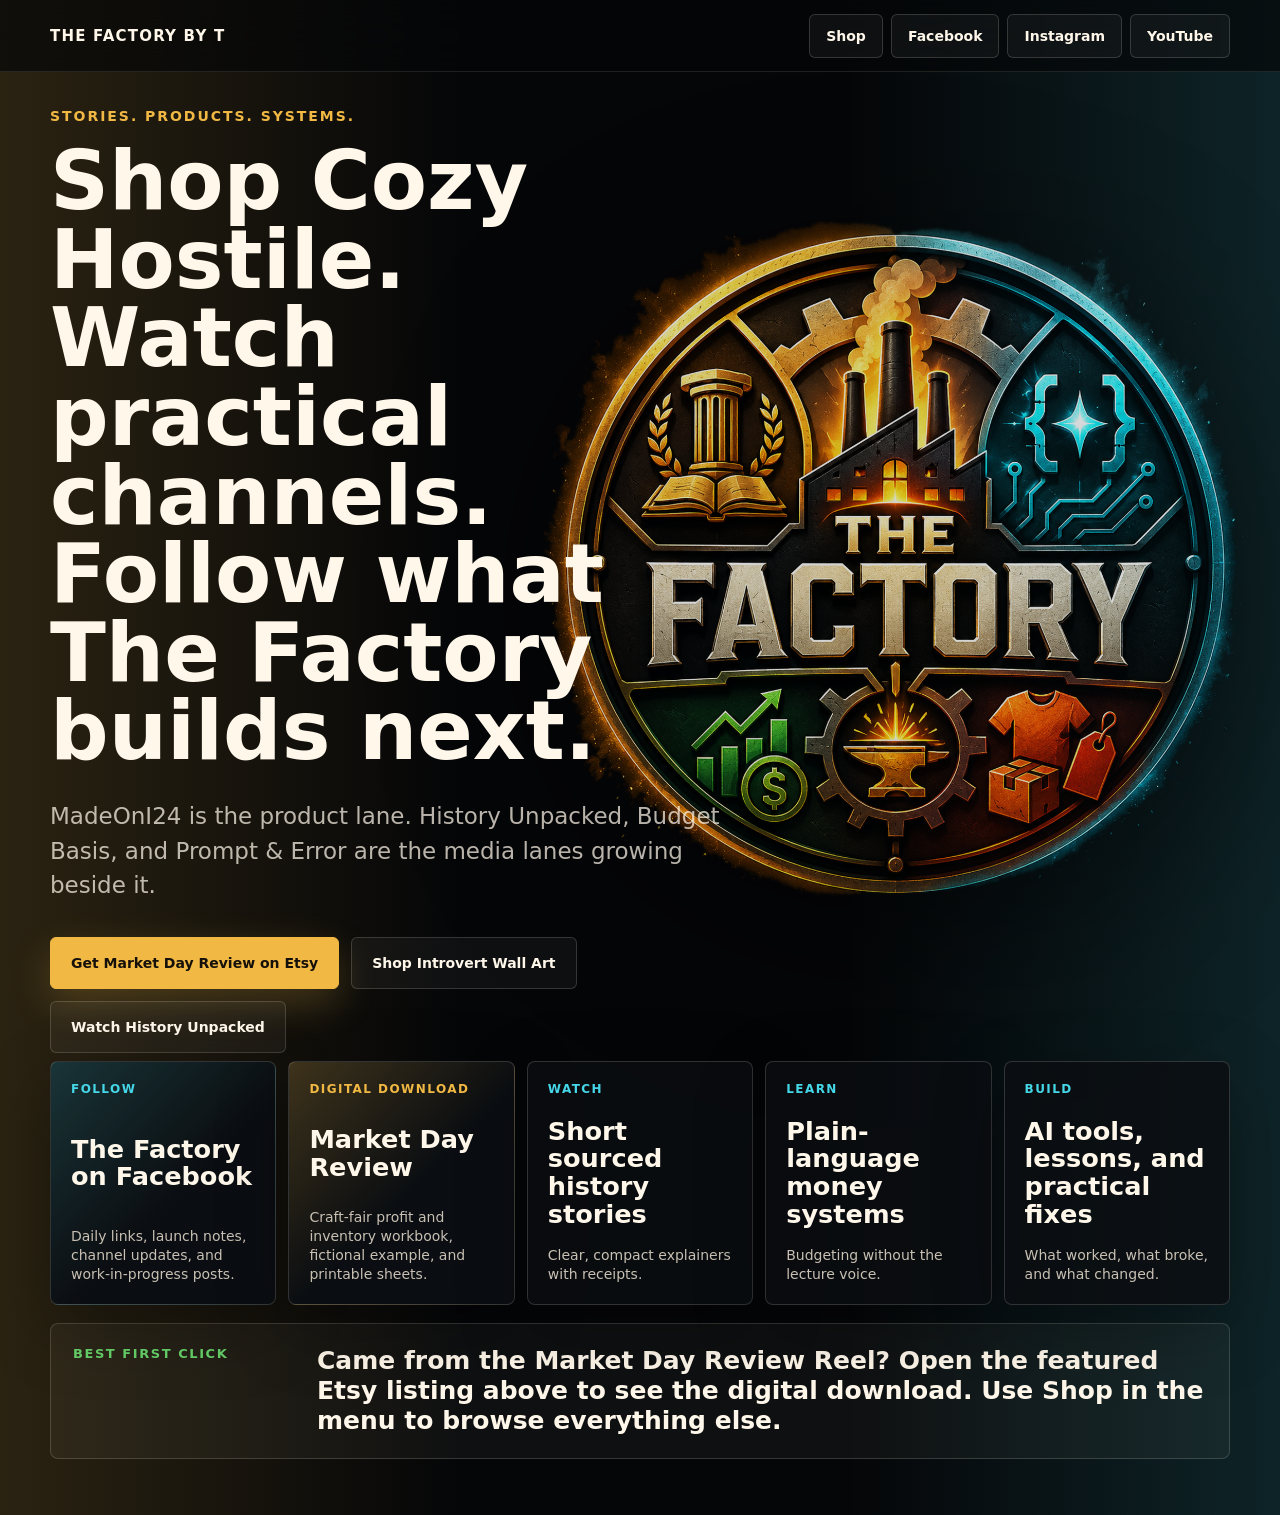
<file: index.html>
<!doctype html>
<html lang="en">
  <head>
    <meta charset="utf-8">
    <meta name="viewport" content="width=device-width, initial-scale=1">
    <meta name="description" content="The Factory by T is a creative commerce and media studio building original products, stories, and practical content brands.">
    <meta name="p:domain_verify" content="b34958ebe663f56168c5a13bfd62f837">
    <meta property="og:title" content="The Factory by T">
    <meta property="og:description" content="Original products, stories, and practical media from The Factory by T.">
    <meta property="og:image" content="assets/the-factory-social-preview.jpg">
    <meta name="twitter:card" content="summary_large_image">
    <title>The Factory by T</title>
    <link rel="stylesheet" href="styles.css">
  </head>
  <body>
    <header class="topbar" aria-label="The Factory navigation">
      <a class="brand" href="https://htaed40.github.io/the-factory-by-t/">The Factory by T</a>
      <nav aria-label="Primary">
        <a href="https://www.etsy.com/shop/MadeOnI24" data-track data-campaign="cozy_hostile_launch">Shop</a>
        <a href="https://www.facebook.com/thefactorybyt" data-track data-campaign="facebook_follow">Facebook</a>
        <a href="https://www.instagram.com/thefactorybyt/">Instagram</a>
        <a href="https://www.youtube.com/@HistoryUnpacked26" data-track data-campaign="history_unpacked">YouTube</a>
      </nav>
    </header>

    <main>
      <section class="hero" aria-labelledby="page-title">
        <div class="hero-art" aria-hidden="true">
          <img src="assets/the-factory-badge-cutout.png" alt="">
        </div>
        <div class="hero-copy">
          <p class="eyebrow">Stories. Products. Systems.</p>
          <h1 id="page-title">Shop Cozy Hostile. Watch practical channels. Follow what The Factory builds next.</h1>
          <p class="summary">
            MadeOnI24 is the product lane. History Unpacked, Budget Basis, and
            Prompt &amp; Error are the media lanes growing beside it.
          </p>
          <div class="actions" aria-label="Primary links">
            <a class="primary" href="https://www.etsy.com/listing/4584700802/craft-fair-profit-and-inventory-tracker" data-track data-campaign="market_day_review_4584700802">Get Market Day Review on Etsy</a>
            <a href="https://www.etsy.com/listing/4524348484/introvert-wall-art-print-set-cozy" data-track data-campaign="introvert_wall_art_4524348484">Shop Introvert Wall Art</a>
            <a href="https://www.youtube.com/@HistoryUnpacked26" data-track data-campaign="history_unpacked">Watch History Unpacked</a>
          </div>
        </div>
      </section>

      <section class="lanes" aria-label="Factory lanes">
        <a class="lane social" href="https://www.facebook.com/thefactorybyt" data-track data-campaign="facebook_follow">
          <span>Follow</span>
          <strong>The Factory on Facebook</strong>
          <small>Daily links, launch notes, channel updates, and work-in-progress posts.</small>
        </a>
        <a class="lane feature" href="https://www.etsy.com/listing/4584700802/craft-fair-profit-and-inventory-tracker" data-track data-campaign="market_day_review_4584700802">
          <span>Digital download</span>
          <strong>Market Day Review</strong>
          <small>Craft-fair profit and inventory workbook, fictional example, and printable sheets.</small>
        </a>
        <a class="lane" href="https://www.youtube.com/@HistoryUnpacked26" data-track data-campaign="history_unpacked">
          <span>Watch</span>
          <strong>Short sourced history stories</strong>
          <small>Clear, compact explainers with receipts.</small>
        </a>
        <a class="lane" href="https://www.youtube.com/@BudgetBasis" data-track data-campaign="budget_basis">
          <span>Learn</span>
          <strong>Plain-language money systems</strong>
          <small>Budgeting without the lecture voice.</small>
        </a>
        <a class="lane" href="https://www.youtube.com/@PromptNError" data-track data-campaign="prompt_error">
          <span>Build</span>
          <strong>AI tools, lessons, and practical fixes</strong>
          <small>What worked, what broke, and what changed.</small>
        </a>
      </section>

      <section class="note" aria-label="Current focus">
        <p>Best first click</p>
        <strong>Came from the Market Day Review Reel? Open the featured Etsy listing above to see the digital download. Use Shop in the menu to browse everything else.</strong>
      </section>
    </main>
    <script>
      (() => {
        const incoming = new URLSearchParams(window.location.search);
        const source = incoming.get("utm_source") || "the_factory_landing";
        const medium = incoming.get("utm_medium") || "site";
        document.querySelectorAll("a[data-track]").forEach((link) => {
          const url = new URL(link.href);
          url.searchParams.set("utm_source", source);
          url.searchParams.set("utm_medium", medium);
          url.searchParams.set(
            "utm_campaign",
            link.dataset.campaign || incoming.get("utm_campaign") || "factory_launch"
          );
          link.href = url.toString();
        });
      })();
    </script>
  </body>
</html>
</file>
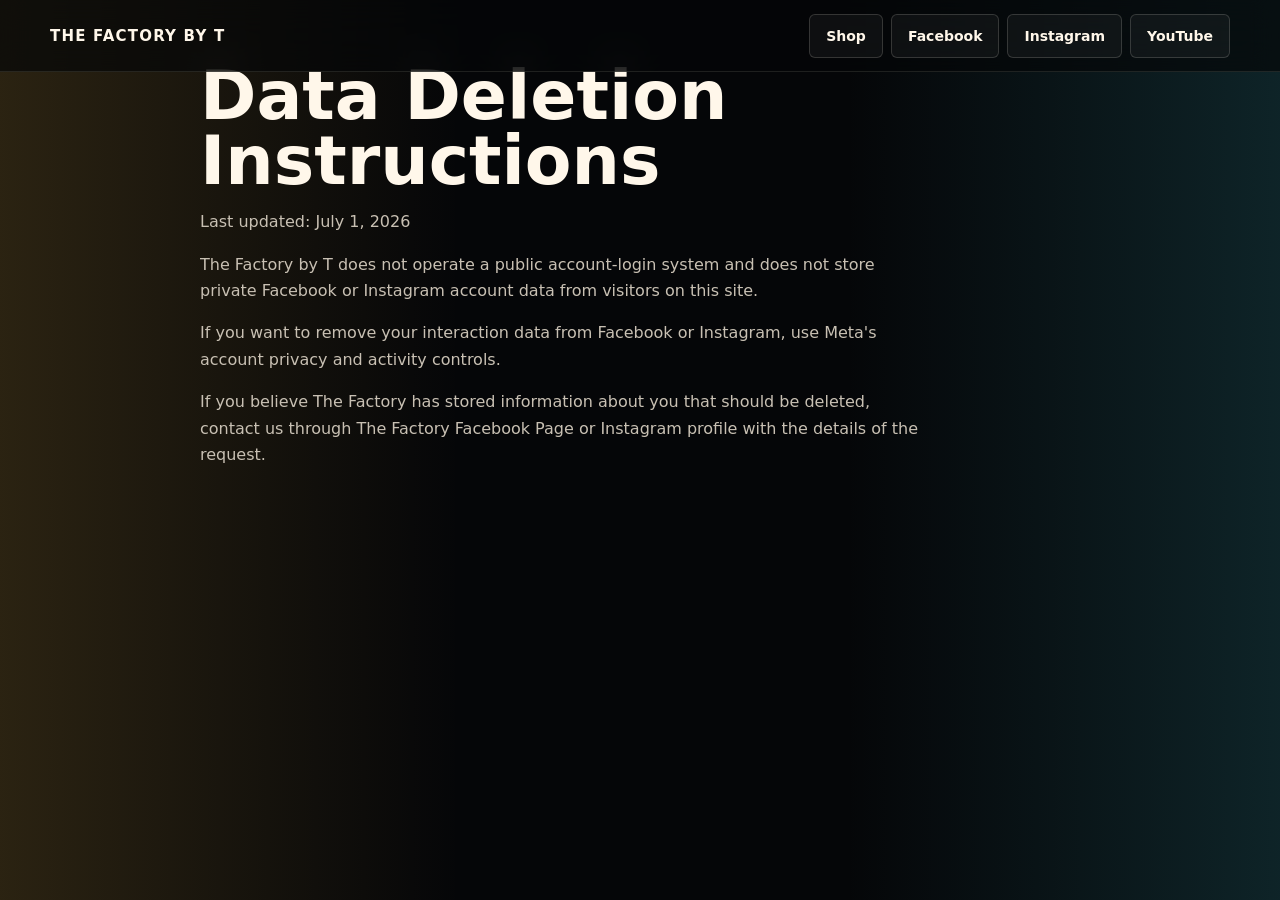
<file: data-deletion.html>
<!doctype html>
<html lang="en">
  <head>
    <meta charset="utf-8">
    <meta name="viewport" content="width=device-width, initial-scale=1">
    <meta name="description" content="Data deletion instructions for The Factory by T.">
    <title>Data Deletion | The Factory by T</title>
    <link rel="stylesheet" href="styles.css">
  </head>
  <body>
    <header class="topbar" aria-label="The Factory navigation">
      <a class="brand" href="https://htaed40.github.io/the-factory-by-t/">The Factory by T</a>
      <nav aria-label="Primary">
        <a href="https://www.etsy.com/shop/MadeOnI24">Shop</a>
        <a href="https://www.facebook.com/thefactorybyt">Facebook</a>
        <a href="https://www.instagram.com/thefactorybyt/">Instagram</a>
        <a href="https://www.youtube.com/@HistoryUnpacked26">YouTube</a>
      </nav>
    </header>
    <main class="policy-page">
      <h1>Data Deletion Instructions</h1>
      <p>Last updated: July 1, 2026</p>
      <p>The Factory by T does not operate a public account-login system and does not store private Facebook or Instagram account data from visitors on this site.</p>
      <p>If you want to remove your interaction data from Facebook or Instagram, use Meta's account privacy and activity controls.</p>
      <p>If you believe The Factory has stored information about you that should be deleted, contact us through The Factory Facebook Page or Instagram profile with the details of the request.</p>
    </main>
  </body>
</html>
</file>
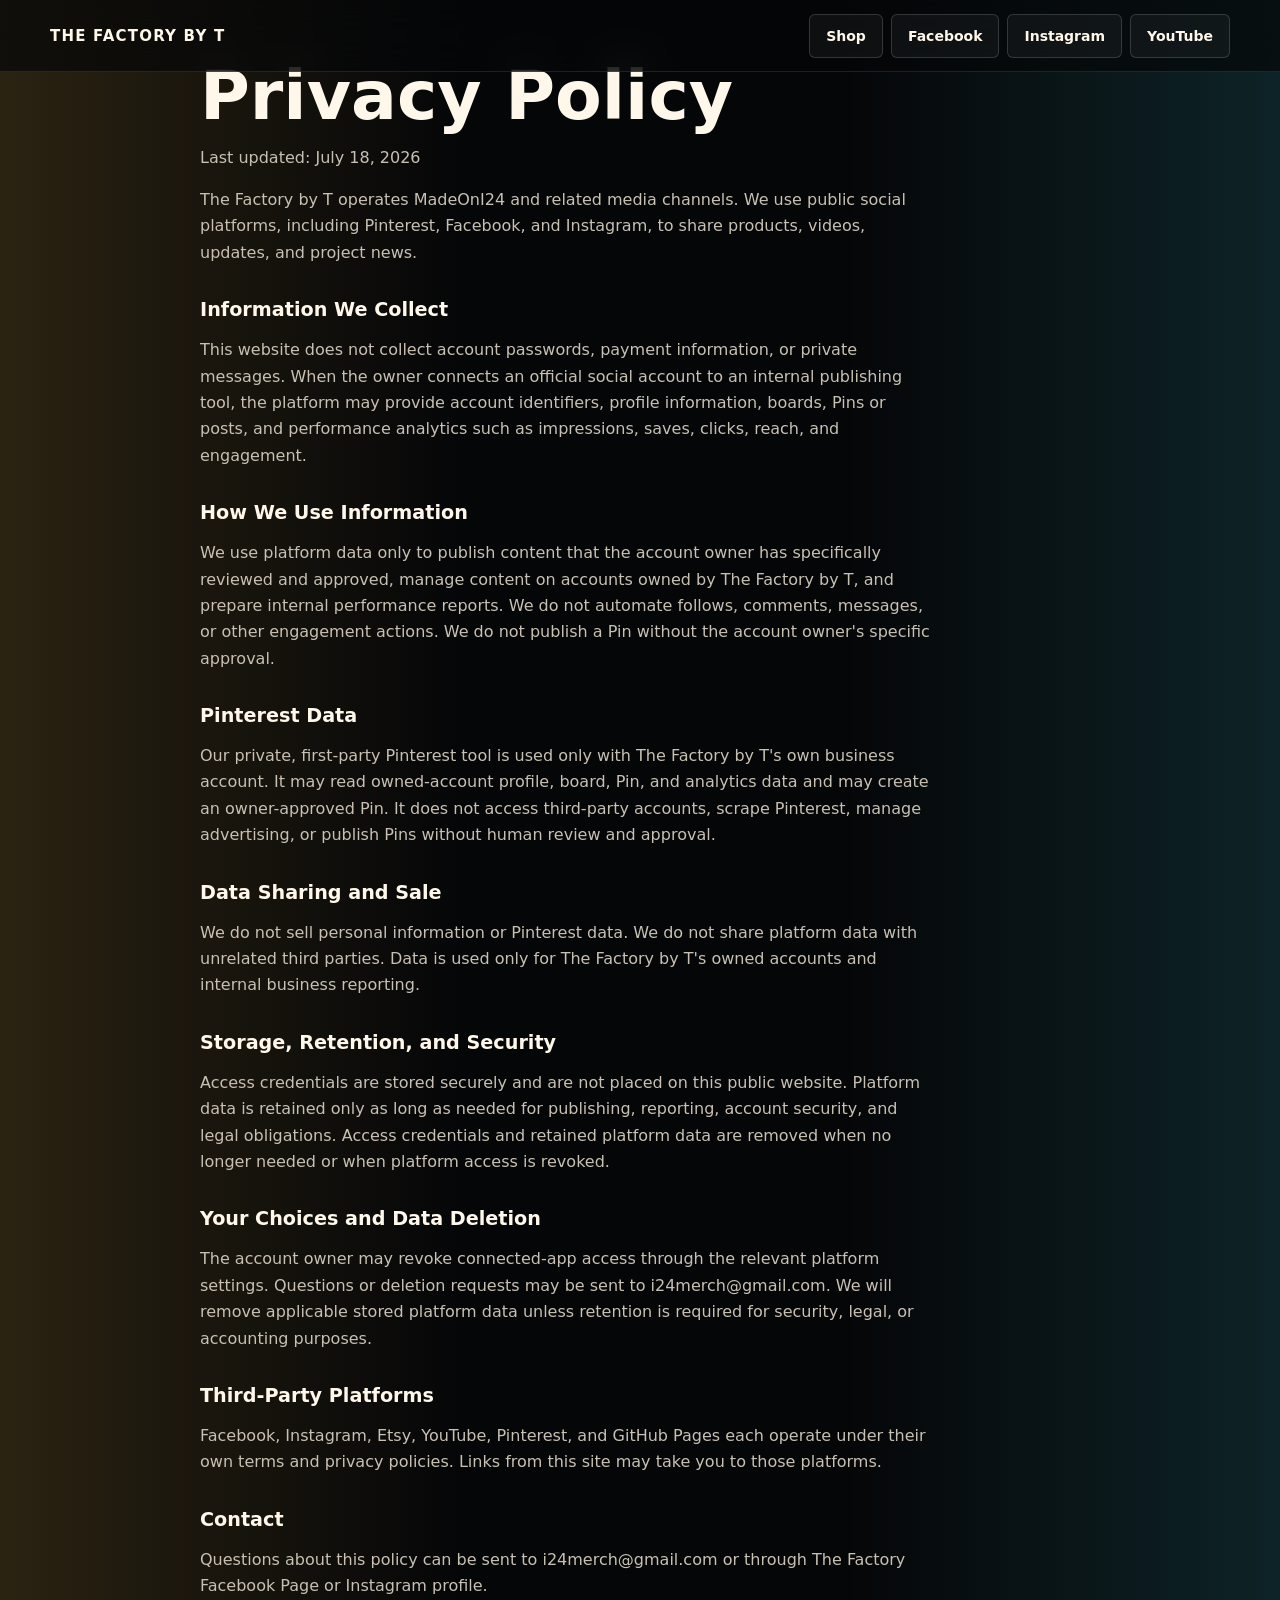
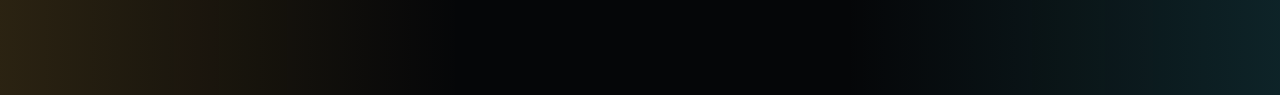
<file: privacy.html>
<!doctype html>
<html lang="en">
  <head>
    <meta charset="utf-8">
    <meta name="viewport" content="width=device-width, initial-scale=1">
    <meta name="description" content="Privacy policy for The Factory by T.">
    <title>Privacy Policy | The Factory by T</title>
    <link rel="stylesheet" href="styles.css">
  </head>
  <body>
    <header class="topbar" aria-label="The Factory navigation">
      <a class="brand" href="https://htaed40.github.io/the-factory-by-t/">The Factory by T</a>
      <nav aria-label="Primary">
        <a href="https://www.etsy.com/shop/MadeOnI24">Shop</a>
        <a href="https://www.facebook.com/thefactorybyt">Facebook</a>
        <a href="https://www.instagram.com/thefactorybyt/">Instagram</a>
        <a href="https://www.youtube.com/@HistoryUnpacked26">YouTube</a>
      </nav>
    </header>
    <main class="policy-page">
      <h1>Privacy Policy</h1>
      <p>Last updated: July 18, 2026</p>
      <p>The Factory by T operates MadeOnI24 and related media channels. We use public social platforms, including Pinterest, Facebook, and Instagram, to share products, videos, updates, and project news.</p>
      <h2>Information We Collect</h2>
      <p>This website does not collect account passwords, payment information, or private messages. When the owner connects an official social account to an internal publishing tool, the platform may provide account identifiers, profile information, boards, Pins or posts, and performance analytics such as impressions, saves, clicks, reach, and engagement.</p>
      <h2>How We Use Information</h2>
      <p>We use platform data only to publish content that the account owner has specifically reviewed and approved, manage content on accounts owned by The Factory by T, and prepare internal performance reports. We do not automate follows, comments, messages, or other engagement actions. We do not publish a Pin without the account owner's specific approval.</p>
      <h2>Pinterest Data</h2>
      <p>Our private, first-party Pinterest tool is used only with The Factory by T's own business account. It may read owned-account profile, board, Pin, and analytics data and may create an owner-approved Pin. It does not access third-party accounts, scrape Pinterest, manage advertising, or publish Pins without human review and approval.</p>
      <h2>Data Sharing and Sale</h2>
      <p>We do not sell personal information or Pinterest data. We do not share platform data with unrelated third parties. Data is used only for The Factory by T's owned accounts and internal business reporting.</p>
      <h2>Storage, Retention, and Security</h2>
      <p>Access credentials are stored securely and are not placed on this public website. Platform data is retained only as long as needed for publishing, reporting, account security, and legal obligations. Access credentials and retained platform data are removed when no longer needed or when platform access is revoked.</p>
      <h2>Your Choices and Data Deletion</h2>
      <p>The account owner may revoke connected-app access through the relevant platform settings. Questions or deletion requests may be sent to i24merch@gmail.com. We will remove applicable stored platform data unless retention is required for security, legal, or accounting purposes.</p>
      <h2>Third-Party Platforms</h2>
      <p>Facebook, Instagram, Etsy, YouTube, Pinterest, and GitHub Pages each operate under their own terms and privacy policies. Links from this site may take you to those platforms.</p>
      <h2>Contact</h2>
      <p>Questions about this policy can be sent to i24merch@gmail.com or through The Factory Facebook Page or Instagram profile.</p>
    </main>
  </body>
</html>
</file>
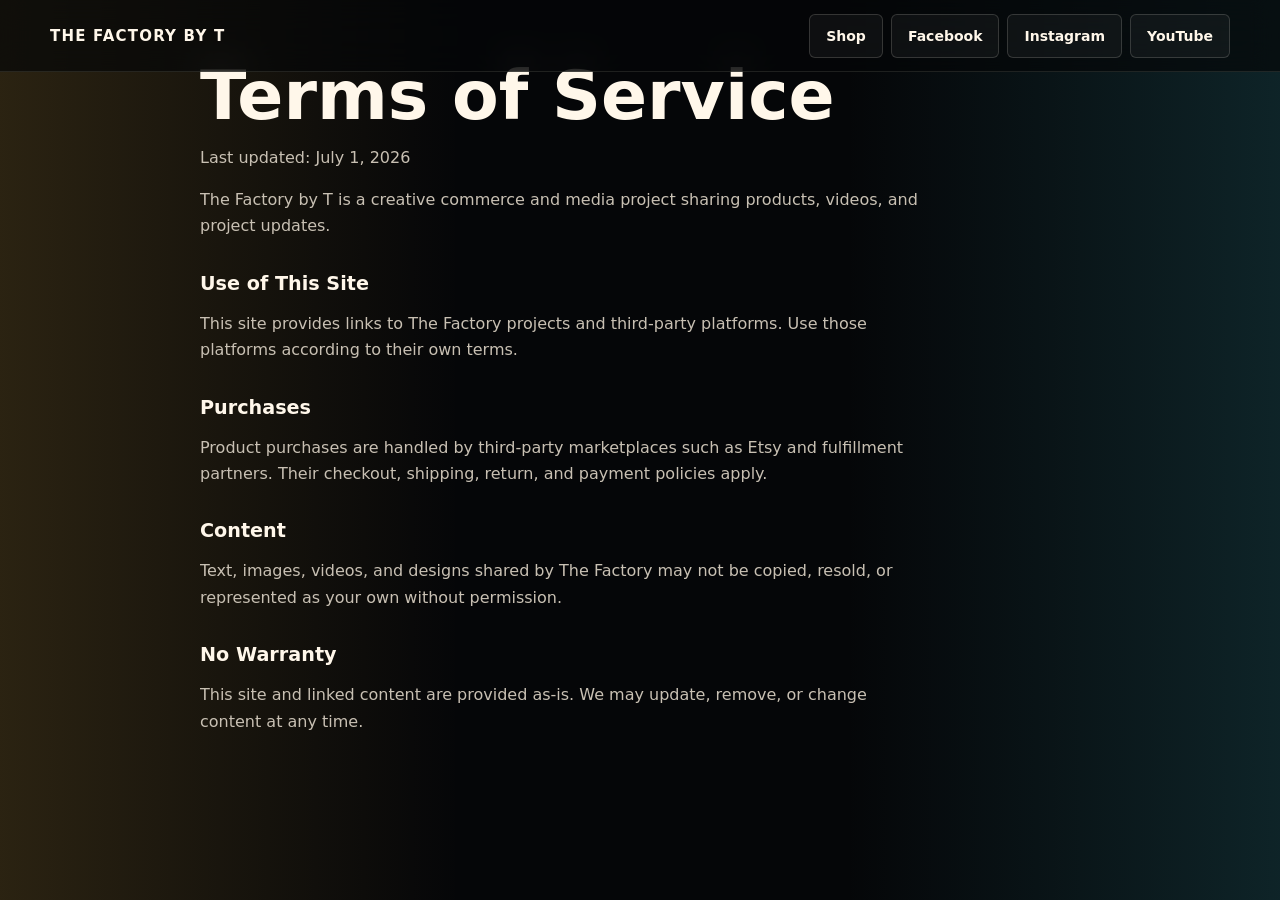
<file: terms.html>
<!doctype html>
<html lang="en">
  <head>
    <meta charset="utf-8">
    <meta name="viewport" content="width=device-width, initial-scale=1">
    <meta name="description" content="Terms of service for The Factory by T.">
    <title>Terms of Service | The Factory by T</title>
    <link rel="stylesheet" href="styles.css">
  </head>
  <body>
    <header class="topbar" aria-label="The Factory navigation">
      <a class="brand" href="https://htaed40.github.io/the-factory-by-t/">The Factory by T</a>
      <nav aria-label="Primary">
        <a href="https://www.etsy.com/shop/MadeOnI24">Shop</a>
        <a href="https://www.facebook.com/thefactorybyt">Facebook</a>
        <a href="https://www.instagram.com/thefactorybyt/">Instagram</a>
        <a href="https://www.youtube.com/@HistoryUnpacked26">YouTube</a>
      </nav>
    </header>
    <main class="policy-page">
      <h1>Terms of Service</h1>
      <p>Last updated: July 1, 2026</p>
      <p>The Factory by T is a creative commerce and media project sharing products, videos, and project updates.</p>
      <h2>Use of This Site</h2>
      <p>This site provides links to The Factory projects and third-party platforms. Use those platforms according to their own terms.</p>
      <h2>Purchases</h2>
      <p>Product purchases are handled by third-party marketplaces such as Etsy and fulfillment partners. Their checkout, shipping, return, and payment policies apply.</p>
      <h2>Content</h2>
      <p>Text, images, videos, and designs shared by The Factory may not be copied, resold, or represented as your own without permission.</p>
      <h2>No Warranty</h2>
      <p>This site and linked content are provided as-is. We may update, remove, or change content at any time.</p>
    </main>
  </body>
</html>
</file>
<file: styles.css>
:root {
  color-scheme: dark;
  --bg: #050608;
  --ink: #fff7ea;
  --muted: #c8c0b3;
  --soft: rgba(255, 247, 234, 0.72);
  --line: rgba(255, 247, 234, 0.16);
  --panel: rgba(11, 14, 18, 0.82);
  --gold: #f1b944;
  --green: #68d56b;
  --cyan: #45d7e8;
  --red: #f16838;
}

* {
  box-sizing: border-box;
}

html {
  background: var(--bg);
}

body {
  min-height: 100vh;
  margin: 0;
  font-family:
    Inter, ui-sans-serif, system-ui, -apple-system, BlinkMacSystemFont, "Segoe UI",
    sans-serif;
  color: var(--ink);
  background:
    linear-gradient(90deg, rgba(241, 185, 68, 0.16), transparent 36%),
    linear-gradient(270deg, rgba(69, 215, 232, 0.14), transparent 34%),
    #050608;
}

body::before {
  position: fixed;
  inset: 0;
  z-index: -2;
  content: "";
  background:
    linear-gradient(rgba(255, 255, 255, 0.028) 1px, transparent 1px),
    linear-gradient(90deg, rgba(255, 255, 255, 0.028) 1px, transparent 1px);
  background-size: 56px 56px;
  mask-image: linear-gradient(to bottom, black, transparent 78%);
}

body::after {
  position: fixed;
  inset: 0;
  z-index: -1;
  content: "";
  background: linear-gradient(180deg, rgba(5, 6, 8, 0.14), #050608 86%);
  pointer-events: none;
}

a {
  color: inherit;
  text-decoration: none;
}

.topbar {
  position: fixed;
  top: 0;
  left: 0;
  right: 0;
  z-index: 10;
  display: flex;
  align-items: center;
  justify-content: space-between;
  gap: 24px;
  min-height: 72px;
  padding: 0 max(24px, calc((100vw - 1180px) / 2));
  border-bottom: 1px solid rgba(255, 247, 234, 0.1);
  background: rgba(5, 6, 8, 0.68);
  backdrop-filter: blur(18px);
}

.brand {
  font-size: 15px;
  font-weight: 800;
  letter-spacing: 0.08em;
  text-transform: uppercase;
}

nav {
  display: flex;
  flex-wrap: wrap;
  gap: 8px;
  justify-content: flex-end;
}

nav a,
.actions a {
  display: inline-flex;
  align-items: center;
  justify-content: center;
  min-height: 44px;
  border: 1px solid var(--line);
  border-radius: 6px;
  padding: 0 16px;
  font-size: 14px;
  font-weight: 800;
  background: rgba(255, 255, 255, 0.045);
  transition: transform 180ms ease, border-color 180ms ease, background 180ms ease;
}

nav a:hover,
.actions a:hover,
.lane:hover {
  transform: translateY(-2px);
  border-color: rgba(255, 247, 234, 0.34);
}

main {
  overflow: hidden;
}

.hero {
  position: relative;
  display: grid;
  align-items: center;
  min-height: 84vh;
  padding: 108px max(24px, calc((100vw - 1180px) / 2)) 70px;
}

.hero-art {
  position: absolute;
  top: 50%;
  right: max(24px, calc((100vw - 1180px) / 2 - 360px));
  width: min(720px, 58vw);
  transform: translateY(-50%);
  opacity: 0.84;
}

.hero-art img {
  display: block;
  width: 100%;
  filter: drop-shadow(0 40px 96px rgba(0, 0, 0, 0.72));
}

.hero-copy {
  position: relative;
  z-index: 1;
  width: min(670px, 100%);
}

.eyebrow {
  margin: 0 0 18px;
  color: var(--gold);
  font-size: 14px;
  font-weight: 900;
  letter-spacing: 0.14em;
  text-transform: uppercase;
}

h1 {
  max-width: 680px;
  margin: 0;
  font-size: clamp(46px, 6.4vw, 82px);
  line-height: 0.96;
  letter-spacing: 0;
  text-wrap: balance;
}

.summary {
  max-width: 680px;
  margin: 28px 0 0;
  color: var(--soft);
  font-size: clamp(18px, 2vw, 23px);
  line-height: 1.5;
}

.actions {
  display: flex;
  flex-wrap: wrap;
  gap: 12px;
  margin-top: 34px;
}

.actions a {
  min-height: 52px;
  padding: 0 20px;
}

.actions .primary {
  color: #15100a;
  border-color: var(--gold);
  background: var(--gold);
  box-shadow: 0 14px 38px rgba(241, 185, 68, 0.22);
}

.lanes {
  position: relative;
  z-index: 2;
  display: grid;
  grid-template-columns: repeat(5, minmax(0, 1fr));
  gap: 12px;
  width: min(1180px, calc(100% - 48px));
  margin: -62px auto 0;
}

.lane {
  display: flex;
  min-height: 188px;
  flex-direction: column;
  justify-content: space-between;
  border: 1px solid var(--line);
  border-radius: 8px;
  padding: 20px;
  background: var(--panel);
  box-shadow: 0 22px 70px rgba(0, 0, 0, 0.28);
  transition: transform 180ms ease, border-color 180ms ease, background 180ms ease;
}

.lane.feature {
  background:
    linear-gradient(135deg, rgba(241, 185, 68, 0.22), rgba(11, 14, 18, 0.88) 54%),
    var(--panel);
}

.lane.social {
  background:
    linear-gradient(135deg, rgba(69, 215, 232, 0.18), rgba(11, 14, 18, 0.88) 56%),
    var(--panel);
}

.lane span {
  color: var(--cyan);
  font-size: 12px;
  font-weight: 900;
  letter-spacing: 0.12em;
  text-transform: uppercase;
}

.lane.feature span {
  color: var(--gold);
}

.lane strong {
  display: block;
  margin-top: 22px;
  font-size: clamp(20px, 2vw, 26px);
  line-height: 1.08;
}

.lane small {
  display: block;
  margin-top: 18px;
  color: var(--muted);
  font-size: 14px;
  line-height: 1.35;
}

.note {
  display: grid;
  grid-template-columns: 220px 1fr;
  gap: 24px;
  width: min(1180px, calc(100% - 48px));
  margin: 18px auto 56px;
  border: 1px solid var(--line);
  border-radius: 8px;
  padding: 22px;
  background: rgba(255, 247, 234, 0.045);
}

.note p {
  margin: 0;
  color: var(--green);
  font-size: 13px;
  font-weight: 900;
  letter-spacing: 0.12em;
  text-transform: uppercase;
}

.note strong {
  font-size: clamp(18px, 2vw, 25px);
  line-height: 1.2;
}

.policy-page {
  width: min(880px, calc(100% - 40px));
  margin: 0 auto;
  padding: 4rem 0 5rem;
}

.policy-page h1 {
  margin: 0 0 0.75rem;
  font-size: clamp(2.25rem, 6vw, 4.25rem);
  line-height: 0.95;
}

.policy-page h2 {
  margin: 2rem 0 0.65rem;
  font-size: 1.2rem;
}

.policy-page p {
  max-width: 72ch;
  color: var(--muted);
  line-height: 1.65;
}

@media (prefers-reduced-motion: reduce) {
  *,
  *::before,
  *::after {
    scroll-behavior: auto !important;
    transition: none !important;
  }
}

@media (max-width: 980px) {
  .topbar {
    position: static;
    min-height: auto;
    align-items: flex-start;
    padding: 18px 18px 0;
    border-bottom: 0;
    background: transparent;
    backdrop-filter: none;
  }

  .hero {
    min-height: auto;
    padding: 42px 18px 76px;
  }

  .hero-art {
    top: 28px;
    right: -110px;
    width: min(520px, 86vw);
    transform: none;
    opacity: 0.42;
  }

  h1 {
    font-size: clamp(44px, 14vw, 72px);
  }

  .lanes {
    grid-template-columns: 1fr 1fr;
    width: calc(100% - 36px);
  }

  .note {
    grid-template-columns: 1fr;
    width: calc(100% - 36px);
  }
}

@media (max-width: 640px) {
  .topbar {
    display: block;
  }

  nav {
    justify-content: flex-start;
    margin-top: 14px;
  }

  nav a {
    min-height: 38px;
    padding: 0 12px;
  }

  .hero {
    padding-top: 38px;
  }

  .summary {
    font-size: 17px;
  }

  .actions a {
    width: 100%;
  }

  .lanes {
    grid-template-columns: 1fr;
  }

  .lane {
    min-height: 150px;
  }
}
</file>
